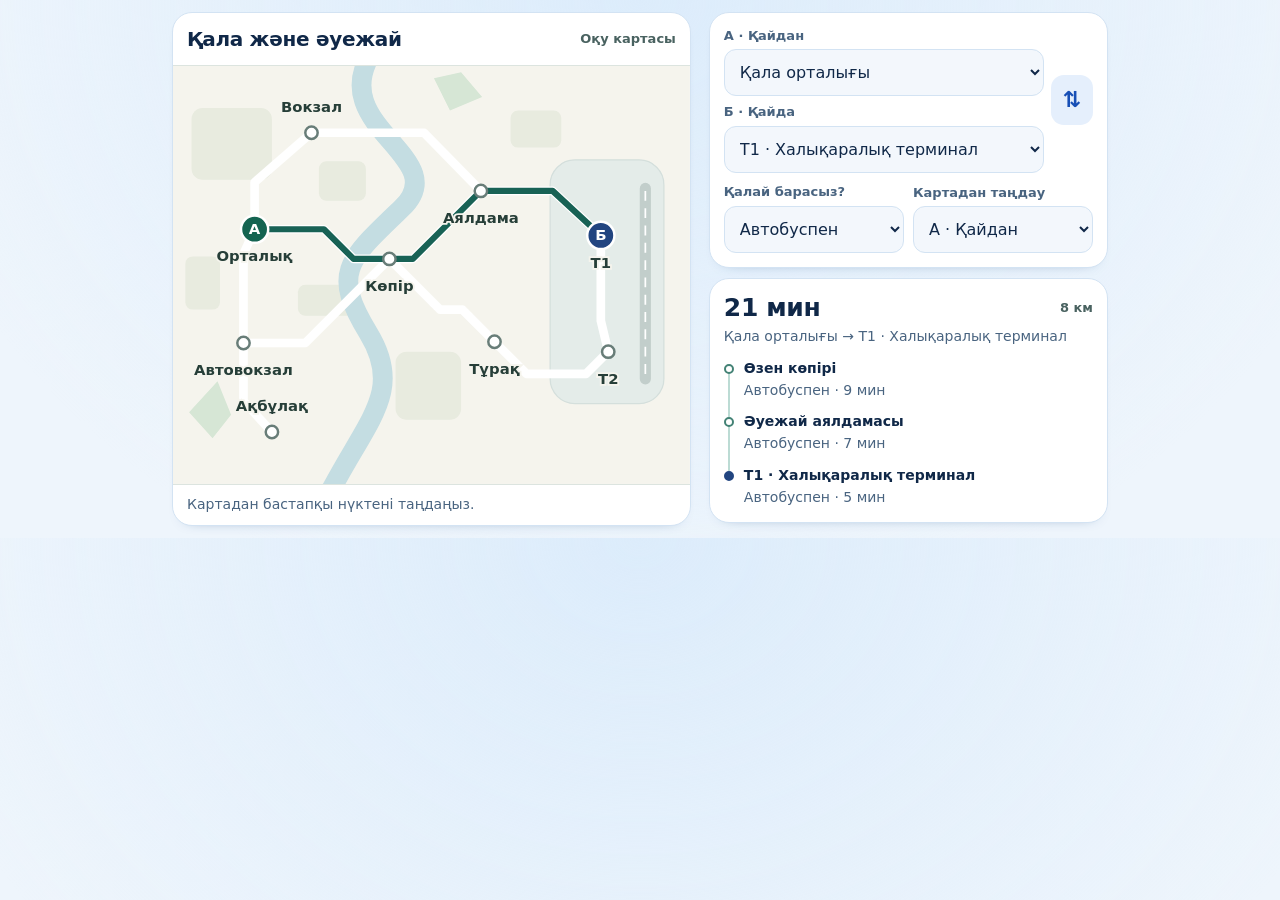
<file: server/static/wayfinding.html>
<!doctype html>
<html lang="kk">
<head>
  <meta charset="utf-8">
  <meta name="viewport" content="width=device-width, initial-scale=1, viewport-fit=cover">
  <title>Жол бағыты</title>
  <link rel="stylesheet" href="airport.css">
  <link rel="stylesheet" href="passenger.css">
  <script defer src="wayfinding.js"></script>
</head>
<body><main id="local-route"></main></body>
</html>
</file>
<file: server/static/airport.css>
*,*::before,*::after{box-sizing:border-box}
:root{color-scheme:light;--sky:#eef5fc;--ink:#102848;--muted:#496480;--blue:#174fb6;--soft:#e5effc;--line:#d3e3f3;--navy:#102b50;--radius:20px}
html{background:radial-gradient(ellipse at 50% 0%,#dcecfb 0,transparent 47rem),var(--sky);-webkit-text-size-adjust:100%}
body{margin:0;color:var(--ink);font:16px/1.42 system-ui,-apple-system,BlinkMacSystemFont,"Segoe UI",sans-serif}
button,input,select,textarea{font:inherit}
button,a,input,select,textarea{-webkit-tap-highlight-color:transparent}
button,a.btn,summary{touch-action:manipulation}
button:focus-visible,a:focus-visible,input:focus-visible,select:focus-visible,textarea:focus-visible{outline:3px solid #438ce3;outline-offset:2px}
a{color:var(--blue)}
a.btn,a.item,a.icon-btn,a.tab,a.media-card,a.cinema-open{text-decoration:none}
#app{max-width:540px;margin-inline:auto;min-height:100vh;padding:calc(12px + env(safe-area-inset-top)) max(17px,env(safe-area-inset-right)) calc(105px + env(safe-area-inset-bottom)) max(17px,env(safe-area-inset-left))}
#app.login-page{max-width:440px;padding-bottom:28px}
#app.media-page{max-width:720px}
h1,h2,h3,p{margin:0;overflow-wrap:anywhere}
h1{font-size:clamp(25px,6.8vw,31px);line-height:1.12;letter-spacing:-.032em}
h2{font-size:20px;line-height:1.22;letter-spacing:-.015em}
h3{font-size:17px;line-height:1.25}
small,.sub,.meta{color:var(--muted);font-size:14px}
.caption{color:var(--blue);font-size:11px;font-weight:730;letter-spacing:.07em}
.badge{display:inline-flex;background:var(--soft);color:var(--blue);border-radius:99px;padding:3px 9px;font-size:12px;font-weight:680;text-align:center}
.badge.alert{background:#fff3df;color:#795000}
.badge.cancelled{background:#fce7e9;color:#91283a}
.badge.ok{background:#e5f7ee;color:#136447}
.top{display:flex;align-items:center;gap:10px;margin-bottom:15px;min-height:48px}
.top .heading{flex:1;min-width:0}
.top .brand{font-size:22px;font-weight:760;line-height:1.04}
.brandmark{width:41px;height:41px;background:#1558c3;color:white;border-radius:10px;display:grid;place-items:center;flex:none}
.brandmark img{border-radius:10px}
.ic{width:22px;height:22px;display:inline-block;vertical-align:middle;flex:none}
.icon-btn{display:grid;place-items:center;position:relative;min-width:45px;height:45px;border:1px solid #fff;border-radius:15px;background:#ffffffc9;color:var(--blue);padding:0;font-size:23px;box-shadow:0 4px 12px #1b42750b}
.dot{position:absolute;right:2px;top:0;background:var(--blue);color:#fff;border:1px solid var(--sky);padding:0 5px;font-size:10px;border-radius:99px}
.hero{isolation:isolate;display:flex;position:relative;overflow:hidden;min-height:254px;align-items:flex-end;color:white;border-radius:27px;background:linear-gradient(0deg,#071a33 1%,#0b2c4ed1 37%,#173f761d 93%),url("/static/airport_sunrise.png") 62% center/cover;padding:20px;box-shadow:0 15px 30px -21px #153a70}
.login-layout{display:grid;gap:13px}
.login-hero{min-height:202px;align-items:flex-end;background:linear-gradient(0deg,#071a32 3%,#132f5275 45%,transparent 94%),url("/static/airport_login_banner.png") 72% center/cover}
.hero h1{font-size:clamp(29px,8vw,44px);margin:4px 0 9px;letter-spacing:-.044em}
.login-hero h1{font-size:47px;line-height:.98;margin:5px 0 3px}
.login-form{padding:18px}
.hero small,.hero .caption,.dark small,.dark .caption{color:#cfe7ff}
.hero .button-row{margin-top:12px}
.hero .hero-text{position:relative;z-index:1;min-width:0}
.passenger-hero .feature-globe{position:absolute;top:15px;right:16px}
.feature-globe{position:relative;width:106px;height:106px;flex:none}
.globe-frame{width:100%;height:100%;overflow:hidden;border-radius:50%;border:1px solid #a1dafa9c;background:#2467a2 url("/static/media/orbit.jpg") center/cover;box-shadow:0 0 24px #74d2ff60}
.orbit-art,.orbit-art img{display:block;width:100%;height:100%}
.globe-frame .orbit-art img{object-fit:cover}
.hero .hero-primary{background:#f5faff;color:#164895}
.hero .hero-secondary{color:#fff;background:#0e2d55d4;border:1px solid #acd5ff70}
.hero-secondary .ic{width:17px;height:17px}
@media(prefers-reduced-motion:reduce){*,*::before,*::after{animation-duration:.001s!important;animation-iteration-count:1!important;transition-duration:.001s!important}}
.card,.item{padding:14px;border-radius:var(--radius);background:white;border:1px solid var(--line);color:var(--ink);box-shadow:0 6px 16px -16px #103c73}
.item{display:block;width:100%;text-align:left;text-decoration:none}
.item:hover{border-color:#9ebbde}
.stack,.fields,.cards{display:grid;gap:10px}
.section{margin:17px 0 8px}
.sectionbar{display:flex;align-items:center;gap:6px;justify-content:space-between;margin:15px 0 8px}
.dark{color:#fff;background:linear-gradient(125deg,#0c2449,#184a85 73%,#22578b);border-radius:23px;padding:18px}
.dark h1,.dark h2{margin:4px 0}
.weather-banner,.profile-banner{display:flex;align-items:center;justify-content:space-between;gap:12px}
.profile-banner{justify-content:flex-start}
.avatar{height:53px;width:53px;flex:none;border-radius:50%;display:grid;place-items:center;background:#d9ecff;color:var(--navy);font-weight:760;font-size:23px}
.btn{border:0;color:var(--blue);cursor:pointer;background:var(--soft);border-radius:13px;min-height:46px;min-width:0;padding:9px 12px;display:inline-flex;gap:6px;align-items:center;justify-content:center;text-align:center;font-size:14px;font-weight:620}
.btn.primary{background:var(--blue);color:#fff}
.btn.text{background:transparent}
.btn.light{background:white}
.btn.danger{background:#fdecef;color:#922236}
.btn:disabled{cursor:default;color:#70849e;background:#e7edf5}
.full{width:100%}
.grid2,.grid3{display:grid;gap:8px;min-width:0}
.grid2{grid-template-columns:repeat(2,minmax(0,1fr))}
.grid3{grid-template-columns:repeat(3,minmax(0,1fr))}
.tile{display:flex;align-items:center;justify-content:center;flex-direction:column;gap:2px;min-height:63px;padding:8px;text-align:center;font-size:13px;color:var(--blue);font-weight:640}
.tile b{font-size:22px;color:var(--ink);line-height:1.08}
.weather-strip{margin:12px 0 4px}
.weather-tile{display:flex;align-items:center;gap:9px;padding:10px;min-height:68px}
.weather-tile-icon{display:grid;place-items:center;flex:none;width:34px;height:34px;border-radius:11px;background:#e7f2ff;color:var(--blue)}
.weather-tile-icon .ic{width:19px;height:19px}
.weather-tile-label,.weather-reading{display:block;font-size:12px}
.weather-tile-label{color:var(--muted)}
.weather-reading{color:var(--ink);font-size:13px;font-weight:750}
.services{display:grid;grid-template-columns:repeat(2,minmax(0,1fr));padding:3px 8px}
.services a,.services button{justify-content:flex-start;background:transparent;text-align:start}
.services>*:nth-child(-n+2){border-bottom:1px solid var(--line);border-radius:0}
.row{display:flex;align-items:center;gap:8px}
.row.space{justify-content:space-between}
.row.wrap{flex-wrap:wrap}
.row>*{min-width:0}
.button-row{display:flex;gap:8px;flex-wrap:wrap}
.field{display:grid;gap:4px;font-size:13px;font-weight:650;color:var(--muted)}
.field+ .field{margin-top:1px}
input:not([type=checkbox]),select,textarea{width:100%;min-width:0;min-height:47px;border:1px solid var(--line);padding:9px 11px;border-radius:12px;color:var(--ink);background:#f3f7fc;font-size:16px;font-weight:450}
textarea{min-height:86px;resize:vertical}
.check{min-height:44px;display:flex;align-items:center;gap:9px;cursor:pointer}
input[type=checkbox]{inline-size:19px;block-size:19px;accent-color:var(--blue)}
.route{display:grid;grid-template-columns:minmax(0,1fr) 28px minmax(0,1fr);align-items:center;gap:5px;margin:9px 0}
.route .to{text-align:end}
.route b{font-size:28px;line-height:1.02;letter-spacing:.015em}
.route .ic{color:var(--blue)}
.rule{border:0;border-top:1px dashed #b6c9df;margin:9px 0}
.item .sub,.item .meta{margin-top:3px}
.neutral{padding:12px;color:var(--muted);font-size:14px}
.seats{display:grid;grid-template-columns:repeat(3,minmax(0,1fr)) 10px repeat(3,minmax(0,1fr));gap:5px}
.pass{text-align:center}
.pass .route{text-align:start}
.pass .qr{display:block;width:156px;height:156px;margin:10px auto 2px}
.pass strong.code{font-size:22px;letter-spacing:.04em}
.weather-card{padding:11px;min-width:0}
.temp{font-size:clamp(28px,8vw,39px);font-weight:750;line-height:1.2;margin:3px 0;animation:rise .25s ease-out}
@keyframes rise{from{opacity:.45;transform:translateY(4px)}to{opacity:1;transform:none}}
.days{padding:0 12px}
.day{display:grid;grid-template-columns:53px 1fr auto;gap:7px;padding:10px 0;align-items:center;border-bottom:1px solid var(--line)}
.day:last-child{border-bottom:0}
.bubble{border-radius:16px 16px 16px 5px;padding:9px 11px;background:white;border:1px solid var(--line);max-width:92%;width:fit-content}
.bubble.mine{margin-inline-start:auto;background:#e0edff;border-radius:16px 16px 5px 16px}
.body-text{white-space:pre-wrap;overflow-wrap:anywhere}
.sr-only{position:absolute;width:1px;height:1px;padding:0;margin:-1px;overflow:hidden;clip:rect(0,0,0,0);white-space:nowrap;border:0}
.rating-field{min-width:0;margin:0;padding:0;border:0}
.rating-field legend{padding:0;font-size:14px;font-weight:650;color:var(--ink)}
.rating-options{display:flex;gap:5px;margin:7px 0 4px}
.rating-choice{position:relative;display:grid;place-items:center;min-width:46px;min-height:48px;border:1px solid var(--line);border-radius:13px;background:#f3f7fc;cursor:pointer;touch-action:manipulation}
.rating-choice input[type=radio]{position:absolute;width:1px;height:1px;min-height:0;padding:0;margin:0;opacity:0}
.rating-star{font-size:33px;line-height:1;color:#a4b5c9}
.rating-choice.selected{background:#fff5dd;border-color:#efcc7b}
.rating-choice.selected .rating-star,.review-stars{color:#9a6500}
.rating-choice:has(input:focus-visible){outline:3px solid #438ce3;outline-offset:2px}
.review-stars{font-size:24px;line-height:1;letter-spacing:2px;white-space:nowrap}
.review-stars .unfilled{color:#a4b5c9}
.loading{color:var(--muted);padding:16px}
.error{color:#932437;font-size:14px}
.actions{display:grid;gap:7px}
.nav{width:min(calc(100% - 32px),506px);display:flex;gap:2px;position:fixed;z-index:5;left:50%;bottom:calc(8px + env(safe-area-inset-bottom));transform:translateX(-50%);padding:5px 4px;border:1px solid #ffffff;border-radius:20px;background:#f8fbfff2;-webkit-backdrop-filter:blur(18px);backdrop-filter:blur(18px);box-shadow:0 6px 28px #1533552a}
.tab{flex:1;color:var(--blue);text-align:center;font-size:12px;min-height:48px;display:flex;align-items:center;justify-content:center;flex-direction:column;border-radius:12px;line-height:1.16;padding:4px 1px;gap:3px}
.tab[aria-current=page]{background:var(--soft);font-weight:760}
dialog{width:min(420px,calc(100% - 30px));max-height:85vh;background:white;color:var(--ink);border:1px solid var(--line);border-radius:18px;padding:17px;z-index:9}
dialog::backdrop{background:#06172e8e}
#message:not(:empty){position:fixed;z-index:12;bottom:calc(76px + env(safe-area-inset-bottom));left:50%;transform:translateX(-50%);background:#123254;color:white;border-radius:12px;padding:9px 14px;max-width:90%;width:max-content;font-size:14px}
.media-grid{display:grid;grid-template-columns:repeat(2,minmax(0,1fr));gap:9px}
.media-card{display:flex;flex-direction:column;gap:0;min-width:0;overflow:hidden;border:1px solid var(--line);border-radius:17px;background:#fff;color:var(--ink)}
.media-thumb{position:relative;display:block;overflow:hidden;aspect-ratio:16/9;background:#102b50}
.media-thumb img{display:block;width:100%;height:100%;object-fit:cover}
.media-thumb::after{content:"";position:absolute;inset:30% 0 0;background:linear-gradient(transparent,#061930a8);pointer-events:none}
.media-play,.media-duration{position:absolute;bottom:7px;z-index:1;display:grid;place-items:center;color:#fff;background:#092748d9;border-radius:99px}
.media-play{left:8px;width:29px;height:29px;border:1px solid #d3eaff91}
.media-play .ic{width:16px;height:16px}
.media-duration{right:7px;padding:3px 7px;font-size:12px;font-variant-numeric:tabular-nums;font-weight:650}
.media-card-title{display:block;padding:8px 10px;font-size:13px;font-weight:725;line-height:1.25}
.media-card[aria-current=true]{outline:2px solid #2862c6;outline-offset:-2px}
.media-card:hover{border-color:#799ccb}
.cinema{overflow:hidden;border-radius:24px;background:#0b2242;color:#fff;box-shadow:0 15px 32px -23px #09264d}
.cinema-frame{aspect-ratio:16/9;background:#071a33}
.cinema-video{display:block;width:100%;height:100%;object-fit:contain;background:#071a33}
.cinema-orbit{aspect-ratio:4/3;max-height:445px}
.cinema-orbit .orbit-art img{object-fit:contain}
.cinema-text{display:flex;align-items:flex-start;justify-content:space-between;gap:10px;padding:15px 17px 18px}
.cinema-text p{margin-top:4px;color:#cde3fd;font-size:14px}
.cinema-open{display:grid;place-items:center;flex:none;width:44px;height:44px;border:1px solid #b4d7ff71;border-radius:13px;background:#204674;color:#fff;font-size:20px}
.media-picker{grid-template-columns:repeat(3,minmax(0,1fr));margin-top:13px}
.media-picker .media-thumb{aspect-ratio:4/3}
.media-picker .media-card-title{padding-inline:7px}
.media-picker .media-play{display:none}
.passport-link-meta{display:block;color:var(--muted);font-size:13px;margin-top:2px}
.passport-cover{position:relative;overflow:hidden;padding:20px;background:radial-gradient(circle at 105% 10%,#358dd47a 0,transparent 60%),linear-gradient(130deg,#0d284e,#194b85)}
.passport-cover>.row{margin-bottom:24px}
.passport-cover>.row .ic{width:26px;height:26px;color:#c2e4ff}
.passport-cover h2{font-size:27px;letter-spacing:-.025em}
.passport-cover>p{font-size:14px;color:#cfe7ff}
.passport-counts{display:grid;grid-template-columns:repeat(3,minmax(0,1fr));gap:10px;margin-top:22px;border-top:1px solid #aac9ef45;padding-top:15px}
.passport-counts>div{display:grid;gap:1px}
.passport-counts b{font-size:29px;line-height:1.1;font-variant-numeric:tabular-nums}
.passport-counts span{color:#cfe7ff;font-size:13px}
.passport-stamps{display:grid;grid-template-columns:repeat(3,minmax(0,1fr));gap:13px 8px;padding:12px 0}
.passport-stamp{display:flex;flex-direction:column;align-items:center;gap:3px;text-align:center;text-decoration:none;min-width:0;border-radius:14px;padding:6px 2px;color:var(--ink)}
.passport-seal{display:flex;align-items:center;justify-content:center;flex-direction:column;width:100%;max-width:122px;aspect-ratio:1;border:2px dashed #86b6eb;outline:1px solid #c6ddf6;outline-offset:-6px;border-radius:50%;background:#edf6ff;color:#2667b5;gap:2px;margin-bottom:6px;transform:rotate(-6deg);transition:transform .2s,background .2s}
.passport-stamp:nth-child(even) .passport-seal{transform:rotate(6deg)}
.passport-seal strong{font-size:clamp(22px,6vw,32px);line-height:1.15;letter-spacing:.06em}
.passport-seal>span:last-child{font-size:11px}
.passport-seal-label{font-size:7px;font-weight:700;letter-spacing:.08em}
.passport-stamp>b{font-size:14px}
.passport-stamp>small{font-size:11px}
.passport-stamp.chosen .passport-seal{background:#d9edff;border-color:#266ac0;color:#174c91;transform:rotate(0)}
.passport-stamp.chosen>b{color:var(--blue)}
.passport-stamp:hover .passport-seal{transform:rotate(0)}
.passport-details{border-top:3px solid #6da6e5}
.passport-trip{display:grid;gap:3px;border-top:1px dashed var(--line);padding-top:11px}
.passport-note{padding:4px 2px;font-size:12px;line-height:1.6}
.passport-empty{display:grid;justify-items:center;gap:13px;padding:25px 18px;text-align:center}
.passport-first-stamp{display:grid;place-items:center;width:100px;height:100px;border:2px dashed #96bce8;outline:1px solid #d3e4f8;outline-offset:-7px;border-radius:50%;background:#f1f7fe;color:#417dbd}
.passport-first-stamp .ic{width:35px;height:35px}
[hidden]{display:none!important}
.market-layout,.offer-list{display:grid;gap:12px;align-content:start}
.market-layout .sectionbar{margin:0}
.finder-form{align-content:start}
.route-inputs{display:grid;grid-template-columns:minmax(0,1fr) auto minmax(0,1fr);gap:5px;align-items:end}
.route-inputs .swap{font-size:19px;padding:4px;min-width:36px}
.market-layout .field select{width:100%;min-width:0}
.offer{display:grid;gap:12px;padding:17px}
.journey-times,.leg-times{display:grid;grid-template-columns:minmax(0,1fr) minmax(56px,.8fr) minmax(0,1fr);align-items:center;gap:9px}
.journey-times>div:last-child,.leg-times>span:last-child{text-align:right}
.journey-times b,.wallet-balance{font-size:25px;font-weight:730;letter-spacing:-.035em;font-variant-numeric:tabular-nums}
.journey-times small,.leg-times b,.leg-times small,.offer-foot small,.offer-foot strong,.fare-choice small{display:block}
.leg-times{margin:8px 0;font-variant-numeric:tabular-nums}
.leg-times b{font-size:15px}
.journey-line{text-align:center;color:var(--blue)}
.journey-line small,.fare-choice small,.offer-foot small{font-size:12px}
.journey-line i{display:block;height:1px;background:var(--line);margin:7px 0;position:relative}
.journey-line i::before,.journey-line i::after{content:"";position:absolute;top:-2px;border:1px solid #7996b6;border-radius:50%;width:5px;height:5px;background:white}
.journey-line i::before{left:0}.journey-line i::after{right:0}
.offer-foot{border-top:1px dashed var(--line);padding-top:10px;display:flex;align-items:center;justify-content:space-between;gap:8px}
.offer-foot strong{font-size:20px}.offer-foot strong small{display:inline;font-weight:500}
fieldset.card{margin:0;min-width:0}
fieldset.card legend{font-size:16px;font-weight:680;padding:0 5px}
.fare-choice{display:grid;grid-template-columns:auto 1fr auto;align-items:center;gap:9px;padding:10px;border:1px solid var(--line);border-radius:12px;cursor:pointer}
.fare-choice:has(input:checked){background:var(--soft);border-color:var(--blue)}
.fare-choice input{accent-color:var(--blue)}.fare-choice b{font-variant-numeric:tabular-nums;white-space:nowrap;font-size:14px}
.seat-option{position:relative;display:block;cursor:pointer}
.seat-option input{position:absolute;inset:0;opacity:0;margin:0;cursor:inherit}
.seat-option span{display:grid;place-items:center;min-height:40px;color:var(--blue);background:var(--soft);border:1px solid var(--line);border-radius:9px;font-weight:650;font-size:13px}
.seat-option input:checked+span{background:var(--blue);color:white}
.seat-option input:disabled+span{color:#637185;background:#ebeff3;text-decoration:line-through}
.seat-option input:focus-visible+span{outline:3px solid #438ce3}
.receipt-lines{display:grid;gap:8px}
.receipt-lines>div{display:flex;align-items:baseline;justify-content:space-between;gap:12px}
.receipt-lines span{color:var(--muted);font-size:14px}.receipt-lines b{text-align:right}
.receipt-lines>div:last-child{border-top:1px dashed var(--line);padding-top:8px}
@media(min-width:800px){#app.market-page{max-width:960px}.market-layout{grid-template-columns:minmax(270px,.85fr) minmax(0,1.4fr);align-items:start;gap:22px}.finder-form{position:sticky;top:18px}}
@media(max-width:345px){#app{padding-left:12px;padding-right:12px}.login-hero h1{font-size:37px}.hero{padding:14px}.nav{width:calc(100% - 24px)}.grid3 .btn,.passenger-hero .btn{padding-inline:7px;font-size:13px}.weather-tile{gap:6px;padding:7px}.weather-tile-icon{width:26px;height:29px}.media-card-title{font-size:12px}}
@media(min-width:680px){#app{padding-top:20px}}
@media(min-width:760px){
  #app.dashboard-page{display:grid;grid-template:"heading nav" auto "dashboard dashboard" 1fr/minmax(0,1fr) minmax(0,1fr);column-gap:16px;row-gap:14px;max-width:980px;padding-bottom:24px}
  .dashboard-page>.top{grid-area:heading;margin:0}
  .dashboard-page>.nav{grid-area:nav;position:static;transform:none;width:100%;align-self:center;box-shadow:0 7px 16px #15335514}
  .dashboard-grid{grid-area:dashboard;display:grid;grid-template-columns:minmax(0,1.75fr) minmax(0,1fr);align-items:start;gap:20px}
  .dashboard-media .section{margin-top:2px}
  .dashboard-media .media-grid{grid-template-columns:1fr;gap:12px}
  .dashboard-media .media-card-title{font-size:15px}
  .passenger-hero{min-height:300px;padding:25px}
  .passenger-hero .feature-globe{width:132px;height:132px;top:18px;right:22px}
  #app.login-page{max-width:950px;padding-top:30px}
  .login-layout{grid-template-columns:1.08fr 1fr;align-items:start;gap:18px}
  .login-layout .login-hero{min-height:525px;background-position:65% center;padding:23px}
}
</file>
<file: server/static/passenger.css>
.funding-choice{display:flex;align-items:center;gap:12px;padding:11px 13px;border:1px solid var(--line);border-radius:13px;cursor:pointer}
.funding-choice:has(input:checked){border-color:var(--blue);background:#eef5ff}
.funding-choice input[type=radio],.fare-choice input[type=radio]{width:18px;min-height:0;height:18px;padding:0;margin:0;flex:none;accent-color:var(--blue)}
.funding-choice small,.funding-choice strong{display:block}
.funding-choice small{margin-top:2px;color:var(--muted)}
.payment-slip{display:grid;gap:5px}
.payment-amount{font-size:clamp(30px,8vw,44px);line-height:1.15;letter-spacing:-.04em;margin:5px 0;font-variant-numeric:tabular-nums}
.demo-bank-card{max-width:315px;width:100%;margin:4px auto;display:grid;gap:16px;padding:18px 20px;border-radius:17px;color:#fff;background:linear-gradient(130deg,#103c45,#236a6b)}
.demo-bank-card span{font-weight:650}.demo-bank-card strong{font-size:20px;letter-spacing:.08em}.demo-bank-card small{color:#d7edeb}
.demo-sms{display:flex;justify-content:space-between;gap:10px;align-items:center;background:#eef5fa;padding:9px 13px;border-radius:10px;font-size:14px}
.demo-sms b{letter-spacing:.12em;font-variant-numeric:tabular-nums}
.qr-approval{text-align:center}.qr-approval img{width:148px;height:148px}
.checkin-clock{color:#214d79;background:#edf5fb;padding:7px 11px;border-radius:10px;font-size:13px;font-weight:650;margin:8px 0}
.purchase-invite{border-left:3px solid #26735a;background:#f2faf5}
.purchase-invite summary{display:grid;gap:3px;cursor:pointer;list-style:none}.purchase-invite summary::-webkit-details-marker{display:none}
.purchase-invite summary span{color:#176543;font-size:14px}.purchase-invite[open] form{margin-top:12px}
.wayfinding{display:grid;gap:12px;align-items:start}.map-card{padding:0;overflow:hidden}
#local-route{max-width:960px;margin:auto;padding:12px}
.map-heading{display:flex;justify-content:space-between;align-items:center;gap:8px;padding:14px}
.map-heading span,.route-distance{font-size:13px;font-weight:650;color:#496260}
.route-map{width:100%;height:auto;display:block;border-block:1px solid #dce4df}
.map-hint{padding:10px 14px}.map-road,.map-path{fill:none;stroke-linecap:round;stroke-linejoin:round}
.map-road{stroke:#fff;stroke-width:7}.map-path{stroke:#186255;stroke-width:5}.map-path.foot{stroke-dasharray:4 5}
.map-stop{cursor:pointer;outline:none}.map-target{fill:transparent}
.map-dot{fill:#fff;stroke:#687d78;stroke-width:2}.map-dot.from{fill:#146451;stroke:#fff}.map-dot.to{fill:#224580;stroke:#fff}
.map-stop:focus-visible .map-target{stroke:#194a94;stroke-width:2;stroke-dasharray:3 2}
.map-stop text{text-anchor:middle;pointer-events:none}.map-letter{fill:#fff;font-size:12px;font-weight:750}
.map-label{fill:#263e38;font-size:12px;font-weight:700;stroke:#f5f4ed;stroke-width:3;paint-order:stroke}
.map-fields{display:grid;grid-template-columns:minmax(0,1fr) auto;align-items:center;gap:7px}
.map-fields .map-swap{grid-column:2;grid-row:1 / 3;font-size:22px;min-width:42px}
.map-fields .field{grid-column:1}.map-settings{display:grid;grid-template-columns:1fr 1fr;gap:9px}
.map-itinerary h2{font-size:25px;font-variant-numeric:tabular-nums}.map-itinerary>.sub{margin-top:3px}
.route-steps{list-style:none;padding:0;margin:12px 0 0}.route-steps li{display:flex;position:relative;gap:10px;align-items:flex-start;padding:0 0 12px;font-size:14px}
.route-steps li::before{content:"";position:relative;z-index:1;flex:none;width:10px;height:10px;margin-top:5px;border:2px solid #438275;background:#fff;border-radius:50%}
.route-steps li:not(:last-child)::after{content:"";position:absolute;left:4px;top:14px;bottom:-5px;border-left:2px solid #bcdbd4}
.route-steps li:last-child{padding-bottom:0}.route-steps li:last-child::before{background:#224580;border-color:#224580}
.route-steps small{display:block;color:var(--muted);margin-top:2px}
.receipt-lines b{overflow-wrap:anywhere}
@media(min-width:800px){#app.wayfinding-page{max-width:960px}.wayfinding{grid-template-columns:minmax(0,1.3fr) minmax(290px,1fr);gap:18px}}
</file>
